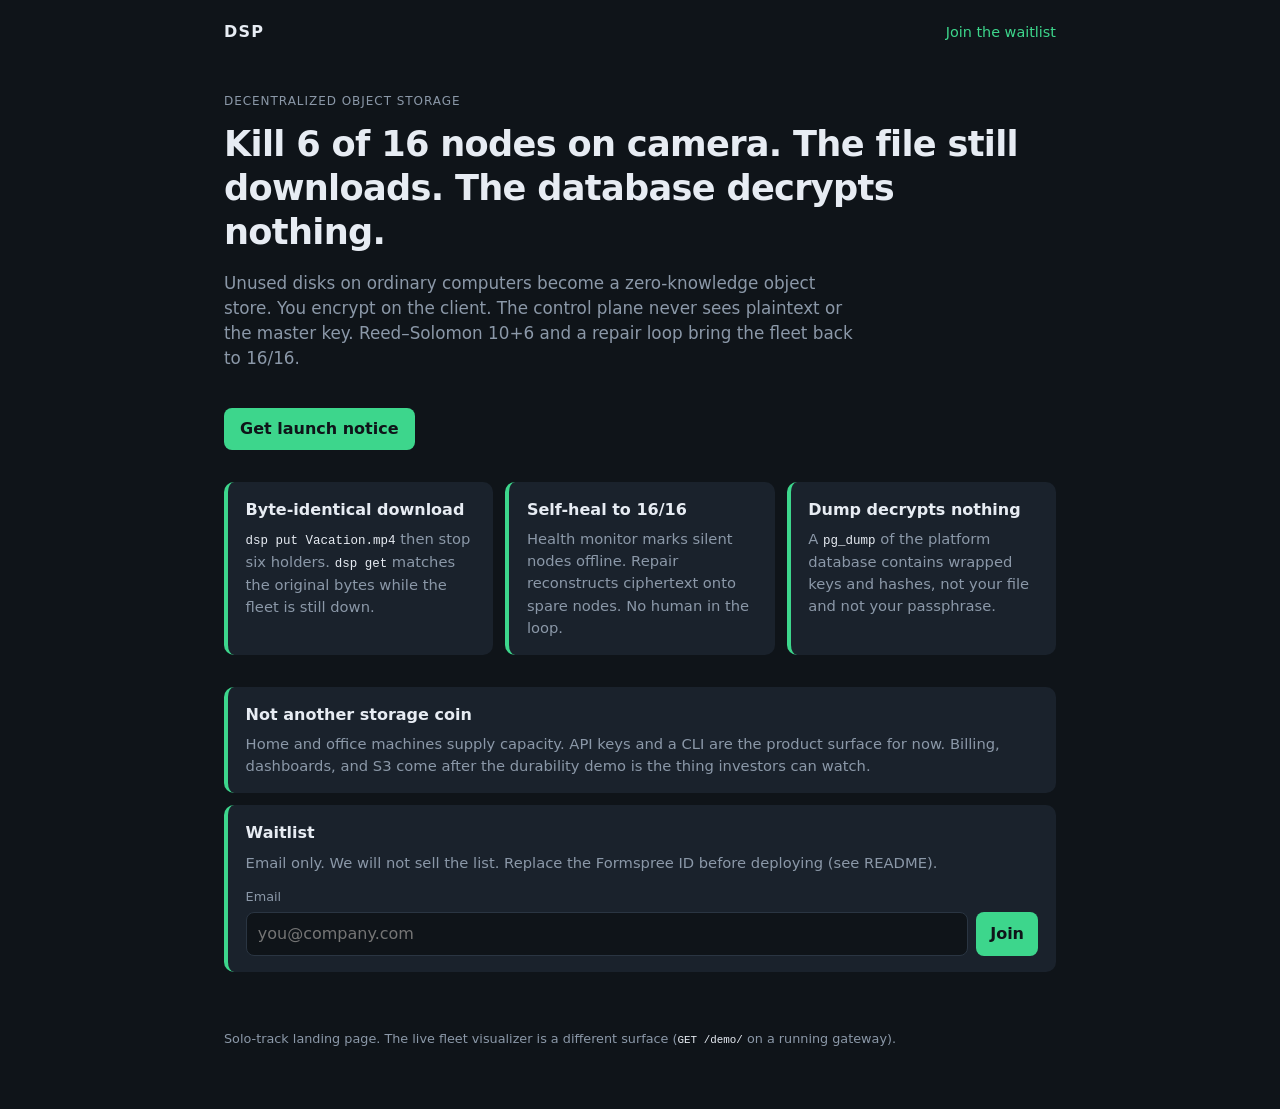
<file: web/landing/index.html>
<!DOCTYPE html>
<html lang="en">
<head>
  <meta charset="utf-8">
  <meta name="viewport" content="width=device-width, initial-scale=1">
  <title>DSP — kill 6 of 16, the file survives</title>
  <link rel="stylesheet" href="styles.css">
</head>
<body>
  <header>
    <div class="brand">DSP</div>
    <a class="nav" href="#waitlist">Join the waitlist</a>
  </header>

  <main>
    <section class="hero">
      <p class="eyebrow">Decentralized object storage</p>
      <h1>Kill 6 of 16 nodes on camera. The file still downloads. The database decrypts nothing.</h1>
      <p class="lede">
        Unused disks on ordinary computers become a zero-knowledge object store.
        You encrypt on the client. The control plane never sees plaintext or the master key.
        Reed–Solomon 10+6 and a repair loop bring the fleet back to 16/16.
      </p>
      <a class="cta" href="#waitlist">Get launch notice</a>
    </section>

    <section class="claims" aria-label="Demo claims">
      <article>
        <h2>Byte-identical download</h2>
        <p><code>dsp put Vacation.mp4</code> then stop six holders. <code>dsp get</code> matches the original bytes while the fleet is still down.</p>
      </article>
      <article>
        <h2>Self-heal to 16/16</h2>
        <p>Health monitor marks silent nodes offline. Repair reconstructs ciphertext onto spare nodes. No human in the loop.</p>
      </article>
      <article>
        <h2>Dump decrypts nothing</h2>
        <p>A <code>pg_dump</code> of the platform database contains wrapped keys and hashes, not your file and not your passphrase.</p>
      </article>
    </section>

    <section class="not-storj">
      <h2>Not another storage coin</h2>
      <p>
        Home and office machines supply capacity. API keys and a CLI are the product surface for now.
        Billing, dashboards, and S3 come after the durability demo is the thing investors can watch.
      </p>
    </section>

    <section id="waitlist">
      <h2>Waitlist</h2>
      <p>Email only. We will not sell the list. Replace the Formspree ID before deploying (see README).</p>
      <form action="https://formspree.io/f/YOUR_FORM_ID" method="POST">
        <label for="email">Email</label>
        <div class="row">
          <input id="email" name="email" type="email" required placeholder="you@company.com" autocomplete="email">
          <button type="submit">Join</button>
        </div>
        <input type="hidden" name="_subject" value="DSP waitlist">
      </form>
    </section>
  </main>

  <footer>
    <p>Solo-track landing page. The live fleet visualizer is a different surface (<code>GET /demo/</code> on a running gateway).</p>
  </footer>
</body>
</html>
</file>
<file: web/landing/styles.css>
:root {
  color-scheme: dark;
  --bg: #0f1419;
  --fg: #e7ecf3;
  --muted: #8b98a8;
  --green: #3dd68c;
  --card: #1a222c;
  --line: #2a3542;
}

* { box-sizing: border-box; }
html, body { margin: 0; }
body {
  font-family: ui-sans-serif, system-ui, sans-serif;
  background: var(--bg);
  color: var(--fg);
  line-height: 1.5;
}

header, main, footer { max-width: 880px; margin: 0 auto; padding: 0 1.5rem; }
header {
  display: flex;
  justify-content: space-between;
  align-items: baseline;
  padding-top: 1.25rem;
  padding-bottom: 0.5rem;
}
.brand { font-weight: 700; letter-spacing: 0.08em; }
.nav { color: var(--green); text-decoration: none; font-size: 0.9rem; }

.hero { padding: 2.5rem 0 1.5rem; }
.eyebrow { color: var(--muted); text-transform: uppercase; letter-spacing: 0.08em; font-size: 0.75rem; margin: 0 0 0.75rem; }
h1 { font-size: clamp(1.6rem, 3vw, 2.2rem); font-weight: 650; letter-spacing: -0.02em; margin: 0 0 1rem; line-height: 1.25; }
.lede { color: var(--muted); font-size: 1.05rem; max-width: 40rem; }
.cta {
  display: inline-block;
  margin-top: 1.25rem;
  background: var(--green);
  color: #0f1419;
  font-weight: 600;
  text-decoration: none;
  padding: 0.55rem 1rem;
  border-radius: 8px;
}

.claims {
  display: grid;
  grid-template-columns: repeat(auto-fit, minmax(220px, 1fr));
  gap: 0.75rem;
  padding: 0.5rem 0 2rem;
}
.claims article, .not-storj, #waitlist {
  background: var(--card);
  border-radius: 10px;
  padding: 1rem 1.1rem;
  border-left: 4px solid var(--green);
}
.claims h2, .not-storj h2, #waitlist h2 { font-size: 1rem; margin: 0 0 0.4rem; }
.claims p, .not-storj p, #waitlist p { margin: 0; color: var(--muted); font-size: 0.92rem; }
.not-storj, #waitlist { margin: 0 0 0.75rem; }
code { font-size: 0.85em; color: var(--fg); }

form { margin-top: 0.85rem; }
label { display: block; font-size: 0.8rem; color: var(--muted); margin-bottom: 0.35rem; }
.row { display: flex; gap: 0.5rem; }
input[type="email"] {
  flex: 1;
  background: var(--bg);
  color: var(--fg);
  border: 1px solid var(--line);
  border-radius: 8px;
  padding: 0.55rem 0.7rem;
  font: inherit;
}
button {
  background: var(--green);
  color: #0f1419;
  border: 0;
  border-radius: 8px;
  font: inherit;
  font-weight: 600;
  padding: 0.55rem 0.9rem;
  cursor: pointer;
}

footer { color: var(--muted); font-size: 0.8rem; padding: 2rem 1.5rem 3rem; }

@media (max-width: 520px) {
  .row { flex-direction: column; }
}
</file>
